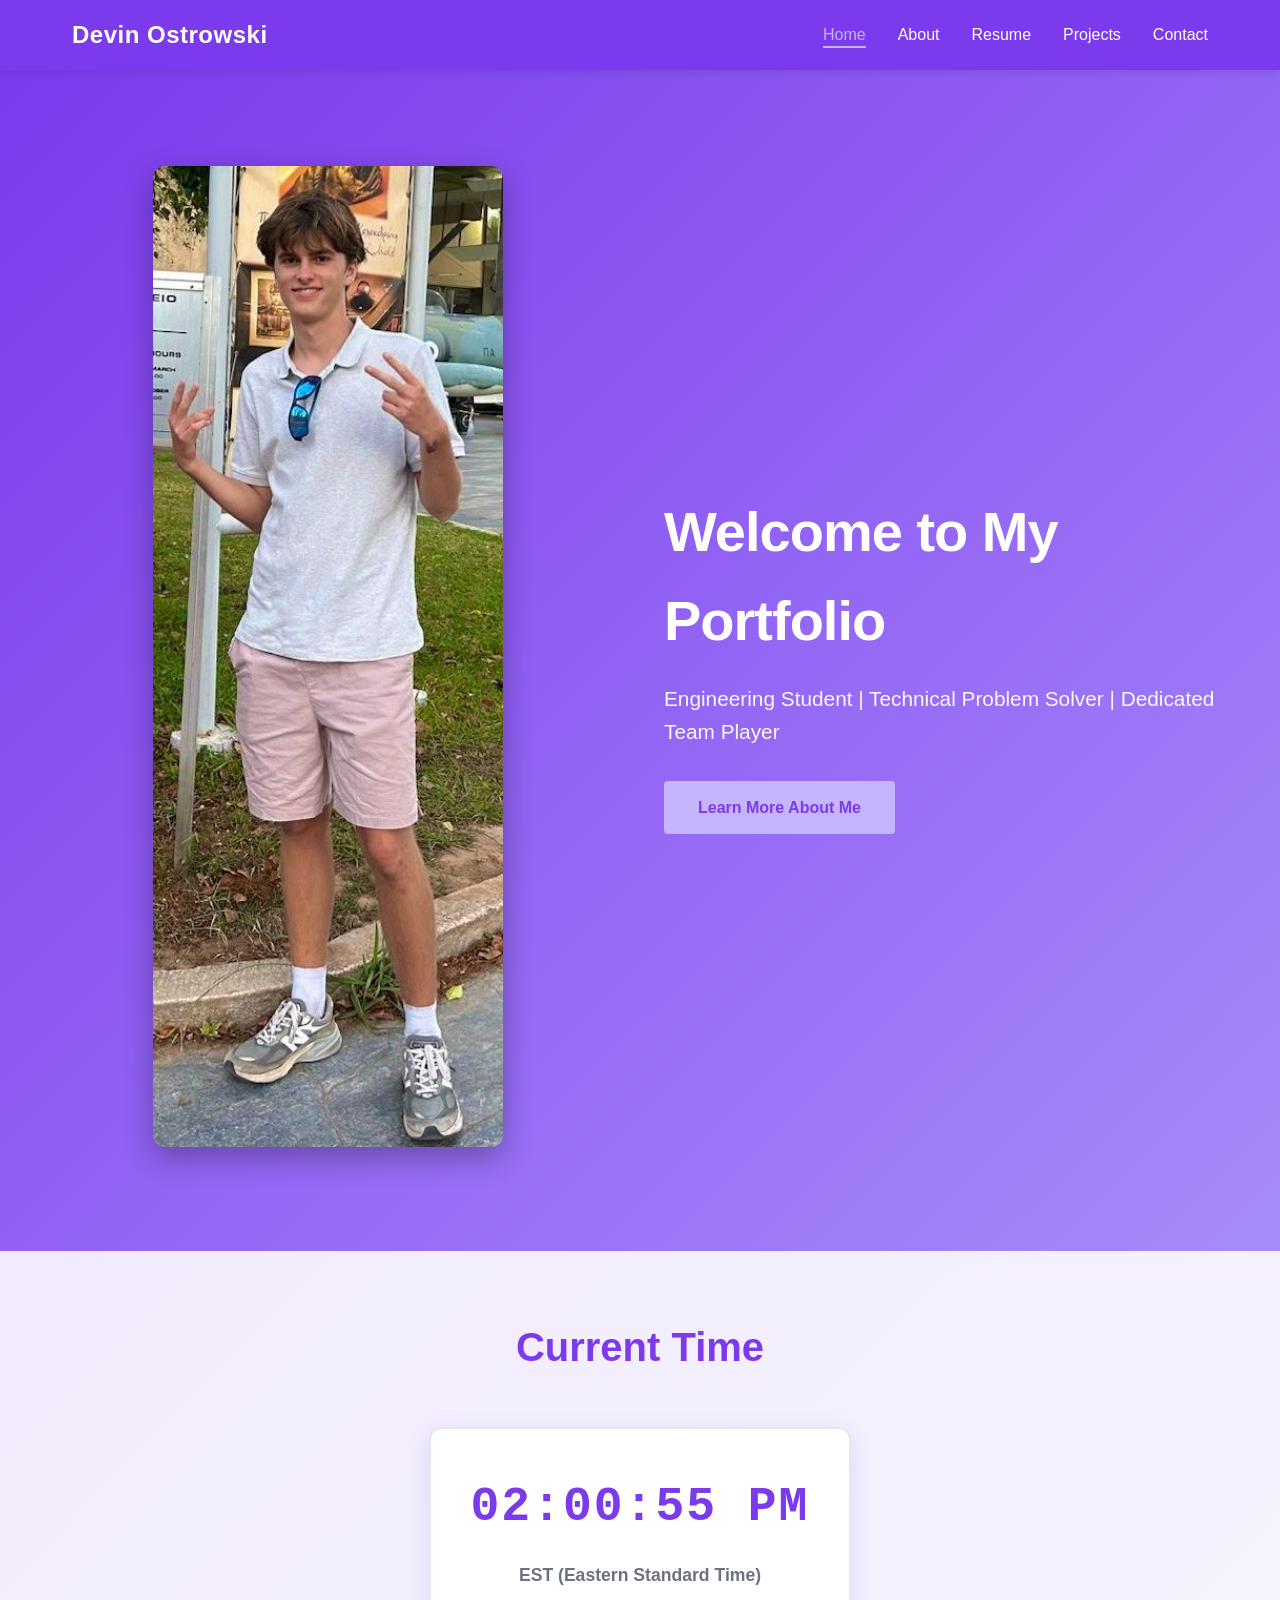
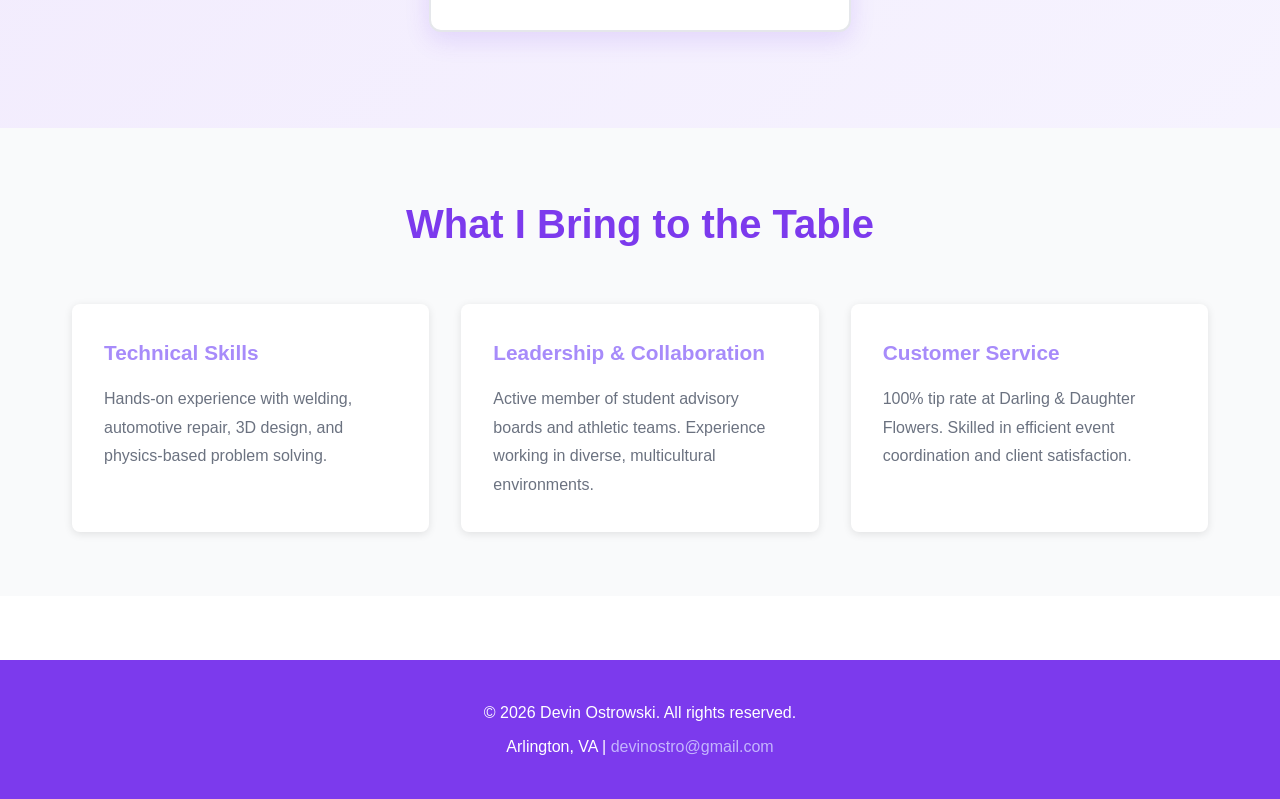
<file: index.html>
<!DOCTYPE html>
<html lang="en">
<head>
    <meta charset="UTF-8">
    <meta name="viewport" content="width=device-width, initial-scale=1.0">
    <title>Devin Ostrowski | Professional Portfolio</title>
    <link rel="stylesheet" href="styles.css">
</head>
<body>
    <nav class="navbar">
        <div class="nav-container">
            <div class="logo">Devin Ostrowski</div>
            <ul class="nav-links">
                <li><a href="index.html" class="active">Home</a></li>
                <li><a href="about.html">About</a></li>
                <li><a href="resume.html">Resume</a></li>
                <li><a href="projects.html">Projects</a></li>
                <li><a href="contact.html">Contact</a></li>
            </ul>
        </div>
    </nav>

    <section class="hero">
        <div class="hero-content">
            <div class="hero-image">
                <img src="images/375baab3-61b1-44ec-a53b-bad79aface63.png" alt="Devin Ostrowski - Professional Photo">
            </div>
            <div class="hero-text">
                <h1>Welcome to My Portfolio</h1>
                <p>Engineering Student | Technical Problem Solver | Dedicated Team Player</p>
                <a href="about.html" class="cta-button">Learn More About Me</a>
            </div>
        </div>
    </section>

    <section class="clock-section">
        <div class="container">
            <h2>Current Time</h2>
            <div class="clock-display">
                <div class="clock-box">
                    <div class="clock-time" id="estTime">00:00:00</div>
                    <div class="clock-label">EST (Eastern Standard Time)</div>
                </div>
            </div>
        </div>
    </section>

    <section class="highlights">
        <div class="container">
            <h2>What I Bring to the Table</h2>
            <div class="highlights-grid">
                <div class="highlight-card">
                    <h3>Technical Skills</h3>
                    <p>Hands-on experience with welding, automotive repair, 3D design, and physics-based problem solving.</p>
                </div>
                <div class="highlight-card">
                    <h3>Leadership & Collaboration</h3>
                    <p>Active member of student advisory boards and athletic teams. Experience working in diverse, multicultural environments.</p>
                </div>
                <div class="highlight-card">
                    <h3>Customer Service</h3>
                    <p>100% tip rate at Darling & Daughter Flowers. Skilled in efficient event coordination and client satisfaction.</p>
                </div>
            </div>
        </div>
    </section>

    <footer>
        <p>&copy; 2026 Devin Ostrowski. All rights reserved.</p>
        <p>Arlington, VA | <a href="mailto:devinostro@gmail.com">devinostro@gmail.com</a></p>
    </footer>

    <script src="clock.js"></script>
</body>
</html>
</file>
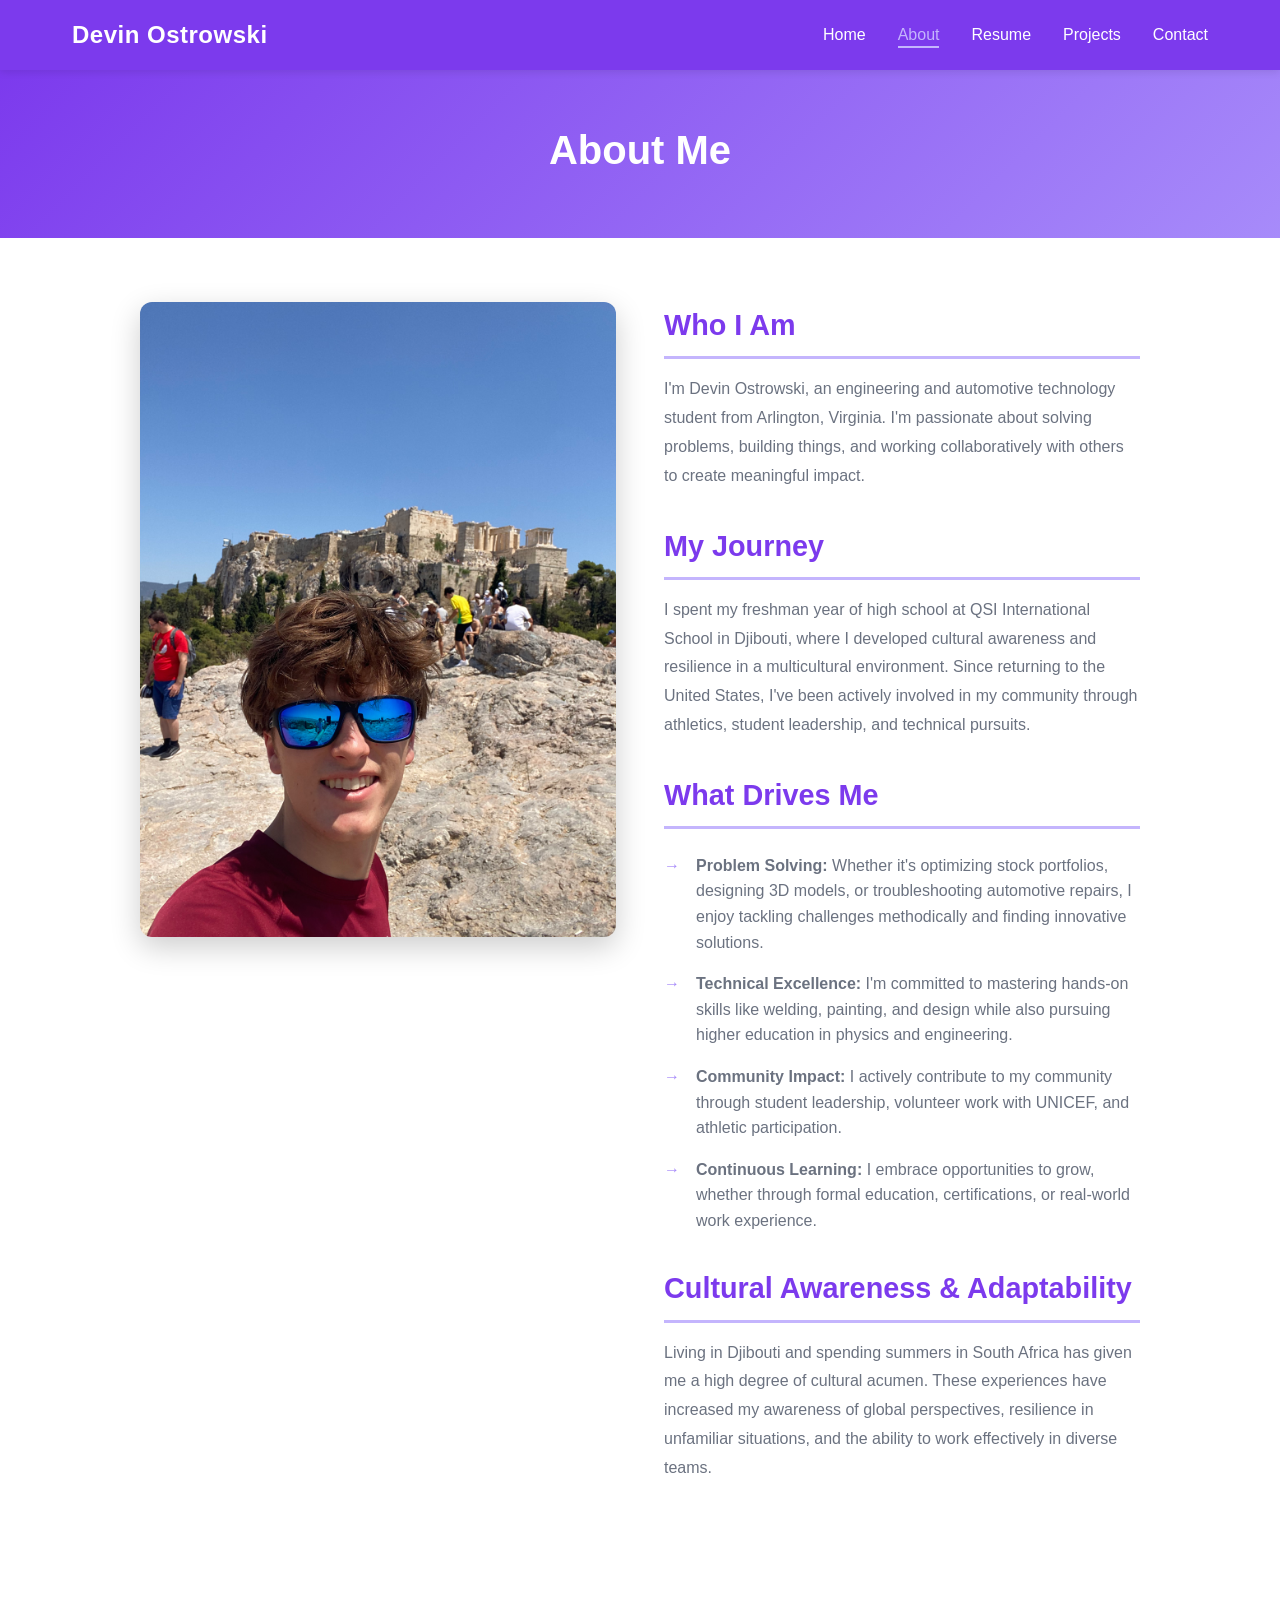
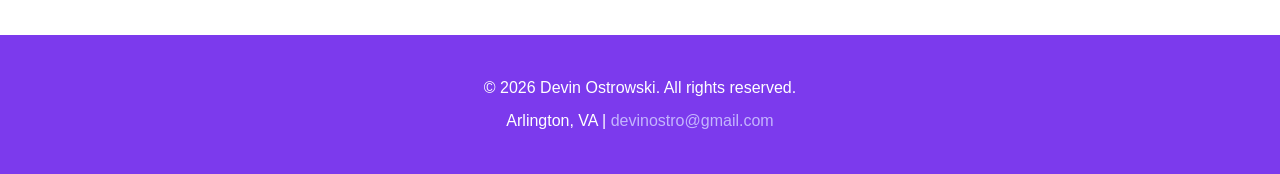
<file: about.html>
<!DOCTYPE html>
<html lang="en">
<head>
    <meta charset="UTF-8">
    <meta name="viewport" content="width=device-width, initial-scale=1.0">
    <title>About Me | Devin Ostrowski</title>
    <link rel="stylesheet" href="styles.css">
</head>
<body>
    <nav class="navbar">
        <div class="nav-container">
            <div class="logo">Devin Ostrowski</div>
            <ul class="nav-links">
                <li><a href="index.html">Home</a></li>
                <li><a href="about.html" class="active">About</a></li>
                <li><a href="resume.html">Resume</a></li>
                <li><a href="projects.html">Projects</a></li>
                <li><a href="contact.html">Contact</a></li>
            </ul>
        </div>
    </nav>

    <section class="page-header">
        <h1>About Me</h1>
    </section>

    <section class="about-section">
        <div class="container">
            <div class="about-content">
                <div class="about-image">
                    <img src="images/IMG_5287.jpg" alt="Devin at the Acropolis">
                </div>
                <div class="about-text">
                    <h2>Who I Am</h2>
                    <p>I'm Devin Ostrowski, an engineering and automotive technology student from Arlington, Virginia. I'm passionate about solving problems, building things, and working collaboratively with others to create meaningful impact.</p>

                    <h2>My Journey</h2>
                    <p>I spent my freshman year of high school at QSI International School in Djibouti, where I developed cultural awareness and resilience in a multicultural environment. Since returning to the United States, I've been actively involved in my community through athletics, student leadership, and technical pursuits.</p>

                    <h2>What Drives Me</h2>
                    <ul class="about-list">
                        <li><strong>Problem Solving:</strong> Whether it's optimizing stock portfolios, designing 3D models, or troubleshooting automotive repairs, I enjoy tackling challenges methodically and finding innovative solutions.</li>
                        <li><strong>Technical Excellence:</strong> I'm committed to mastering hands-on skills like welding, painting, and design while also pursuing higher education in physics and engineering.</li>
                        <li><strong>Community Impact:</strong> I actively contribute to my community through student leadership, volunteer work with UNICEF, and athletic participation.</li>
                        <li><strong>Continuous Learning:</strong> I embrace opportunities to grow, whether through formal education, certifications, or real-world work experience.</li>
                    </ul>

                    <h2>Cultural Awareness & Adaptability</h2>
                    <p>Living in Djibouti and spending summers in South Africa has given me a high degree of cultural acumen. These experiences have increased my awareness of global perspectives, resilience in unfamiliar situations, and the ability to work effectively in diverse teams.</p>
                </div>
            </div>
        </div>
    </section>

    <footer>
        <p>&copy; 2026 Devin Ostrowski. All rights reserved.</p>
        <p>Arlington, VA | <a href="mailto:devinostro@gmail.com">devinostro@gmail.com</a></p>
    </footer>
</body>
</html>
</file>
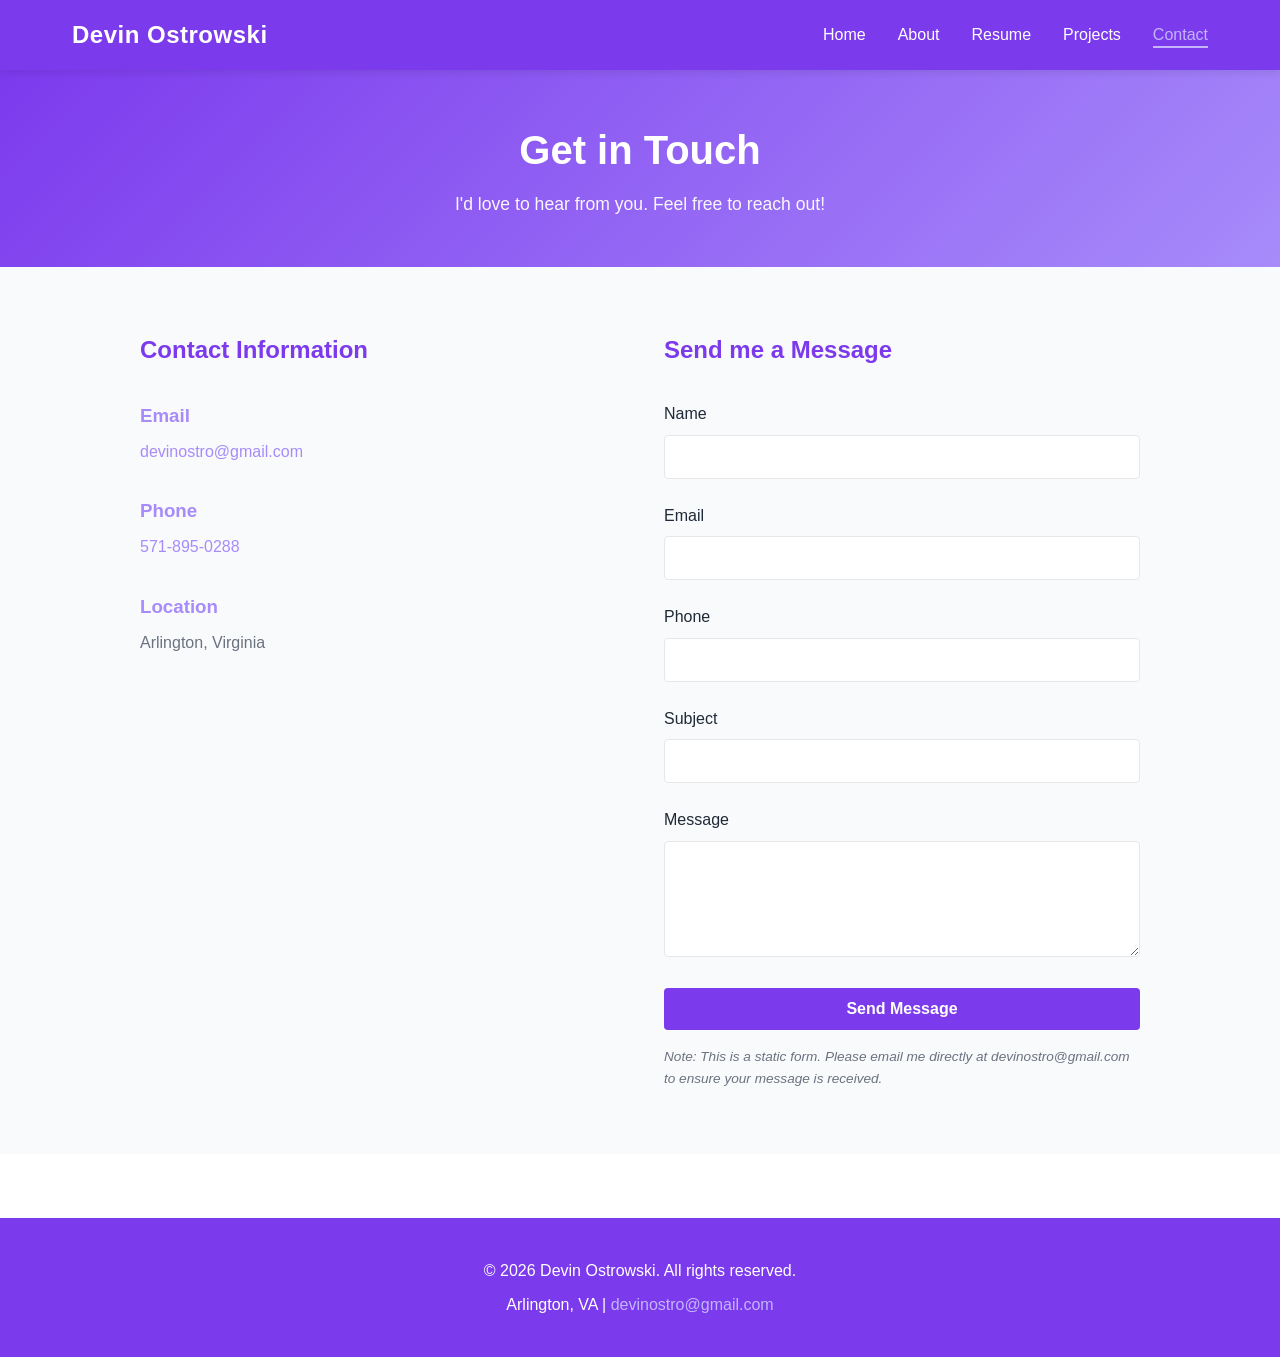
<file: contact.html>
<!DOCTYPE html>
<html lang="en">
<head>
    <meta charset="UTF-8">
    <meta name="viewport" content="width=device-width, initial-scale=1.0">
    <title>Contact | Devin Ostrowski</title>
    <link rel="stylesheet" href="styles.css">
</head>
<body>
    <nav class="navbar">
        <div class="nav-container">
            <div class="logo">Devin Ostrowski</div>
            <ul class="nav-links">
                <li><a href="index.html">Home</a></li>
                <li><a href="about.html">About</a></li>
                <li><a href="resume.html">Resume</a></li>
                <li><a href="projects.html">Projects</a></li>
                <li><a href="contact.html" class="active">Contact</a></li>
            </ul>
        </div>
    </nav>

    <section class="page-header">
        <h1>Get in Touch</h1>
        <p>I'd love to hear from you. Feel free to reach out!</p>
    </section>

    <section class="contact-section">
        <div class="container">
            <div class="contact-content">
                <div class="contact-info">
                    <h2>Contact Information</h2>
                    <div class="info-item">
                        <h3>Email</h3>
                        <p><a href="mailto:devinostro@gmail.com">devinostro@gmail.com</a></p>
                    </div>
                    <div class="info-item">
                        <h3>Phone</h3>
                        <p><a href="tel:">571-895-0288</a></p>
                    </div>
                    <div class="info-item">
                        <h3>Location</h3>
                        <p>Arlington, Virginia</p>
                    </div>
                </div>

                <div class="contact-form">
                    <h2>Send me a Message</h2>
                    <form id="contactForm">
                        <div class="form-group">
                            <label for="name">Name</label>
                            <input type="text" id="name" name="name" required>
                        </div>
                        <div class="form-group">
                            <label for="email">Email</label>
                            <input type="email" id="email" name="email" required>
                        </div>
                        <div class="form-group">
                            <label for="phone">Phone</label>
                            <input type="tel" id="phone" name="phone">
                        </div>
                        <div class="form-group">
                            <label for="subject">Subject</label>
                            <input type="text" id="subject" name="subject" required>
                        </div>
                        <div class="form-group">
                            <label for="message">Message</label>
                            <textarea id="message" name="message" rows="5" required></textarea>
                        </div>
                        <button type="submit" class="submit-button">Send Message</button>
                        <p class="form-note">Note: This is a static form. Please email me directly at devinostro@gmail.com to ensure your message is received.</p>
                    </form>
                </div>
            </div>
        </div>
    </section>

    <footer>
        <p>&copy; 2026 Devin Ostrowski. All rights reserved.</p>
        <p>Arlington, VA | <a href="mailto:devinostro@gmail.com">devinostro@gmail.com</a></p>
    </footer>

    <script>
        document.getElementById('contactForm').addEventListener('submit', function(e) {
            e.preventDefault();
            alert('Thank you for your message! Please email me directly at devinostro@gmail.com to ensure your message is received.');
            this.reset();
        });
    </script>
</body>
</html>
</file>
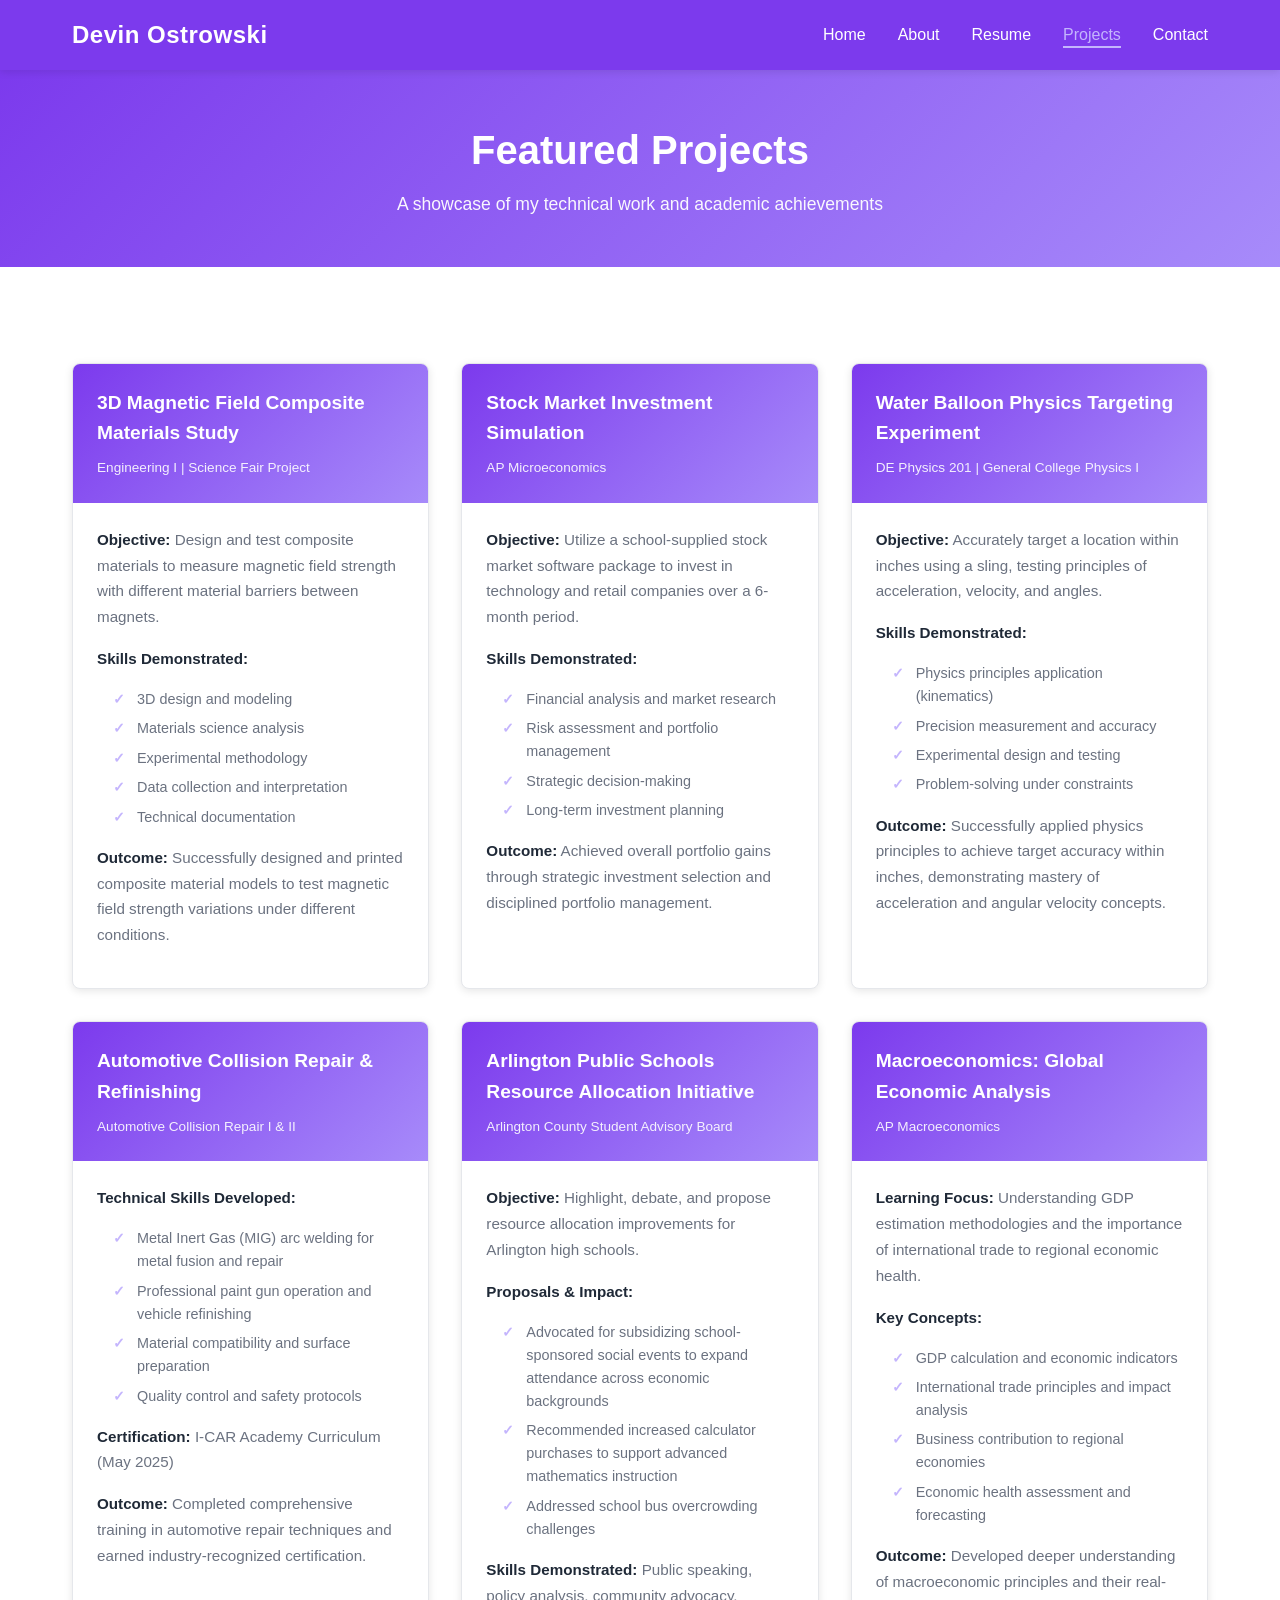
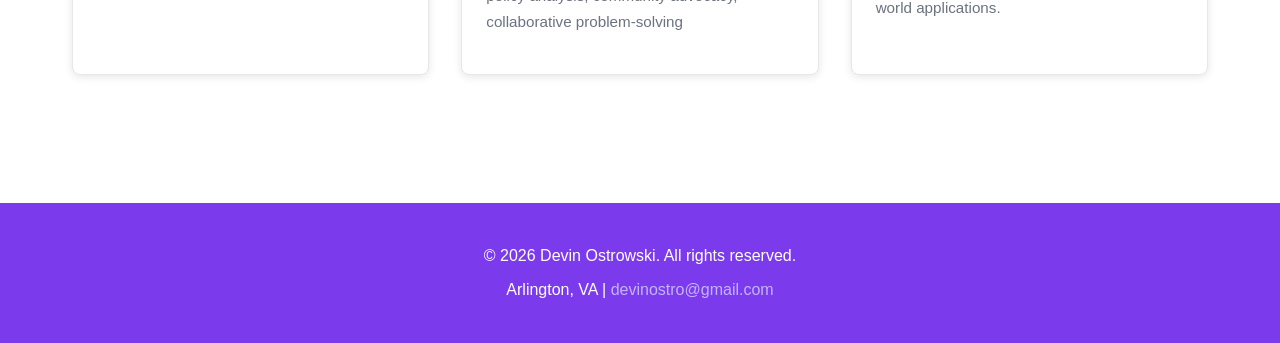
<file: projects.html>
<!DOCTYPE html>
<html lang="en">
<head>
    <meta charset="UTF-8">
    <meta name="viewport" content="width=device-width, initial-scale=1.0">
    <title>Projects | Devin Ostrowski</title>
    <link rel="stylesheet" href="styles.css">
</head>
<body>
    <nav class="navbar">
        <div class="nav-container">
            <div class="logo">Devin Ostrowski</div>
            <ul class="nav-links">
                <li><a href="index.html">Home</a></li>
                <li><a href="about.html">About</a></li>
                <li><a href="resume.html">Resume</a></li>
                <li><a href="projects.html" class="active">Projects</a></li>
                <li><a href="contact.html">Contact</a></li>
            </ul>
        </div>
    </nav>

    <section class="page-header">
        <h1>Featured Projects</h1>
        <p>A showcase of my technical work and academic achievements</p>
    </section>

    <section class="projects-section">
        <div class="container">
            <div class="projects-grid">
                <div class="project-card">
                    <div class="project-header">
                        <h3>3D Magnetic Field Composite Materials Study</h3>
                        <p class="project-course">Engineering I | Science Fair Project</p>
                    </div>
                    <div class="project-body">
                        <p><strong>Objective:</strong> Design and test composite materials to measure magnetic field strength with different material barriers between magnets.</p>
                        <p><strong>Skills Demonstrated:</strong></p>
                        <ul class="project-list">
                            <li>3D design and modeling</li>
                            <li>Materials science analysis</li>
                            <li>Experimental methodology</li>
                            <li>Data collection and interpretation</li>
                            <li>Technical documentation</li>
                        </ul>
                        <p><strong>Outcome:</strong> Successfully designed and printed composite material models to test magnetic field strength variations under different conditions.</p>
                    </div>
                </div>

                <div class="project-card">
                    <div class="project-header">
                        <h3>Stock Market Investment Simulation</h3>
                        <p class="project-course">AP Microeconomics</p>
                    </div>
                    <div class="project-body">
                        <p><strong>Objective:</strong> Utilize a school-supplied stock market software package to invest in technology and retail companies over a 6-month period.</p>
                        <p><strong>Skills Demonstrated:</strong></p>
                        <ul class="project-list">
                            <li>Financial analysis and market research</li>
                            <li>Risk assessment and portfolio management</li>
                            <li>Strategic decision-making</li>
                            <li>Long-term investment planning</li>
                        </ul>
                        <p><strong>Outcome:</strong> Achieved overall portfolio gains through strategic investment selection and disciplined portfolio management.</p>
                    </div>
                </div>

                <div class="project-card">
                    <div class="project-header">
                        <h3>Water Balloon Physics Targeting Experiment</h3>
                        <p class="project-course">DE Physics 201 | General College Physics I</p>
                    </div>
                    <div class="project-body">
                        <p><strong>Objective:</strong> Accurately target a location within inches using a sling, testing principles of acceleration, velocity, and angles.</p>
                        <p><strong>Skills Demonstrated:</strong></p>
                        <ul class="project-list">
                            <li>Physics principles application (kinematics)</li>
                            <li>Precision measurement and accuracy</li>
                            <li>Experimental design and testing</li>
                            <li>Problem-solving under constraints</li>
                        </ul>
                        <p><strong>Outcome:</strong> Successfully applied physics principles to achieve target accuracy within inches, demonstrating mastery of acceleration and angular velocity concepts.</p>
                    </div>
                </div>

                <div class="project-card">
                    <div class="project-header">
                        <h3>Automotive Collision Repair & Refinishing</h3>
                        <p class="project-course">Automotive Collision Repair I & II</p>
                    </div>
                    <div class="project-body">
                        <p><strong>Technical Skills Developed:</strong></p>
                        <ul class="project-list">
                            <li>Metal Inert Gas (MIG) arc welding for metal fusion and repair</li>
                            <li>Professional paint gun operation and vehicle refinishing</li>
                            <li>Material compatibility and surface preparation</li>
                            <li>Quality control and safety protocols</li>
                        </ul>
                        <p><strong>Certification:</strong> I-CAR Academy Curriculum (May 2025)</p>
                        <p><strong>Outcome:</strong> Completed comprehensive training in automotive repair techniques and earned industry-recognized certification.</p>
                    </div>
                </div>

                <div class="project-card">
                    <div class="project-header">
                        <h3>Arlington Public Schools Resource Allocation Initiative</h3>
                        <p class="project-course">Arlington County Student Advisory Board</p>
                    </div>
                    <div class="project-body">
                        <p><strong>Objective:</strong> Highlight, debate, and propose resource allocation improvements for Arlington high schools.</p>
                        <p><strong>Proposals & Impact:</strong></p>
                        <ul class="project-list">
                            <li>Advocated for subsidizing school-sponsored social events to expand attendance across economic backgrounds</li>
                            <li>Recommended increased calculator purchases to support advanced mathematics instruction</li>
                            <li>Addressed school bus overcrowding challenges</li>
                        </ul>
                        <p><strong>Skills Demonstrated:</strong> Public speaking, policy analysis, community advocacy, collaborative problem-solving</p>
                    </div>
                </div>

                <div class="project-card">
                    <div class="project-header">
                        <h3>Macroeconomics: Global Economic Analysis</h3>
                        <p class="project-course">AP Macroeconomics</p>
                    </div>
                    <div class="project-body">
                        <p><strong>Learning Focus:</strong> Understanding GDP estimation methodologies and the importance of international trade to regional economic health.</p>
                        <p><strong>Key Concepts:</strong></p>
                        <ul class="project-list">
                            <li>GDP calculation and economic indicators</li>
                            <li>International trade principles and impact analysis</li>
                            <li>Business contribution to regional economies</li>
                            <li>Economic health assessment and forecasting</li>
                        </ul>
                        <p><strong>Outcome:</strong> Developed deeper understanding of macroeconomic principles and their real-world applications.</p>
                    </div>
                </div>
            </div>
        </div>
    </section>

    <footer>
        <p>&copy; 2026 Devin Ostrowski. All rights reserved.</p>
        <p>Arlington, VA | <a href="mailto:devinostro@gmail.com">devinostro@gmail.com</a></p>
    </footer>
</body>
</html>
</file>
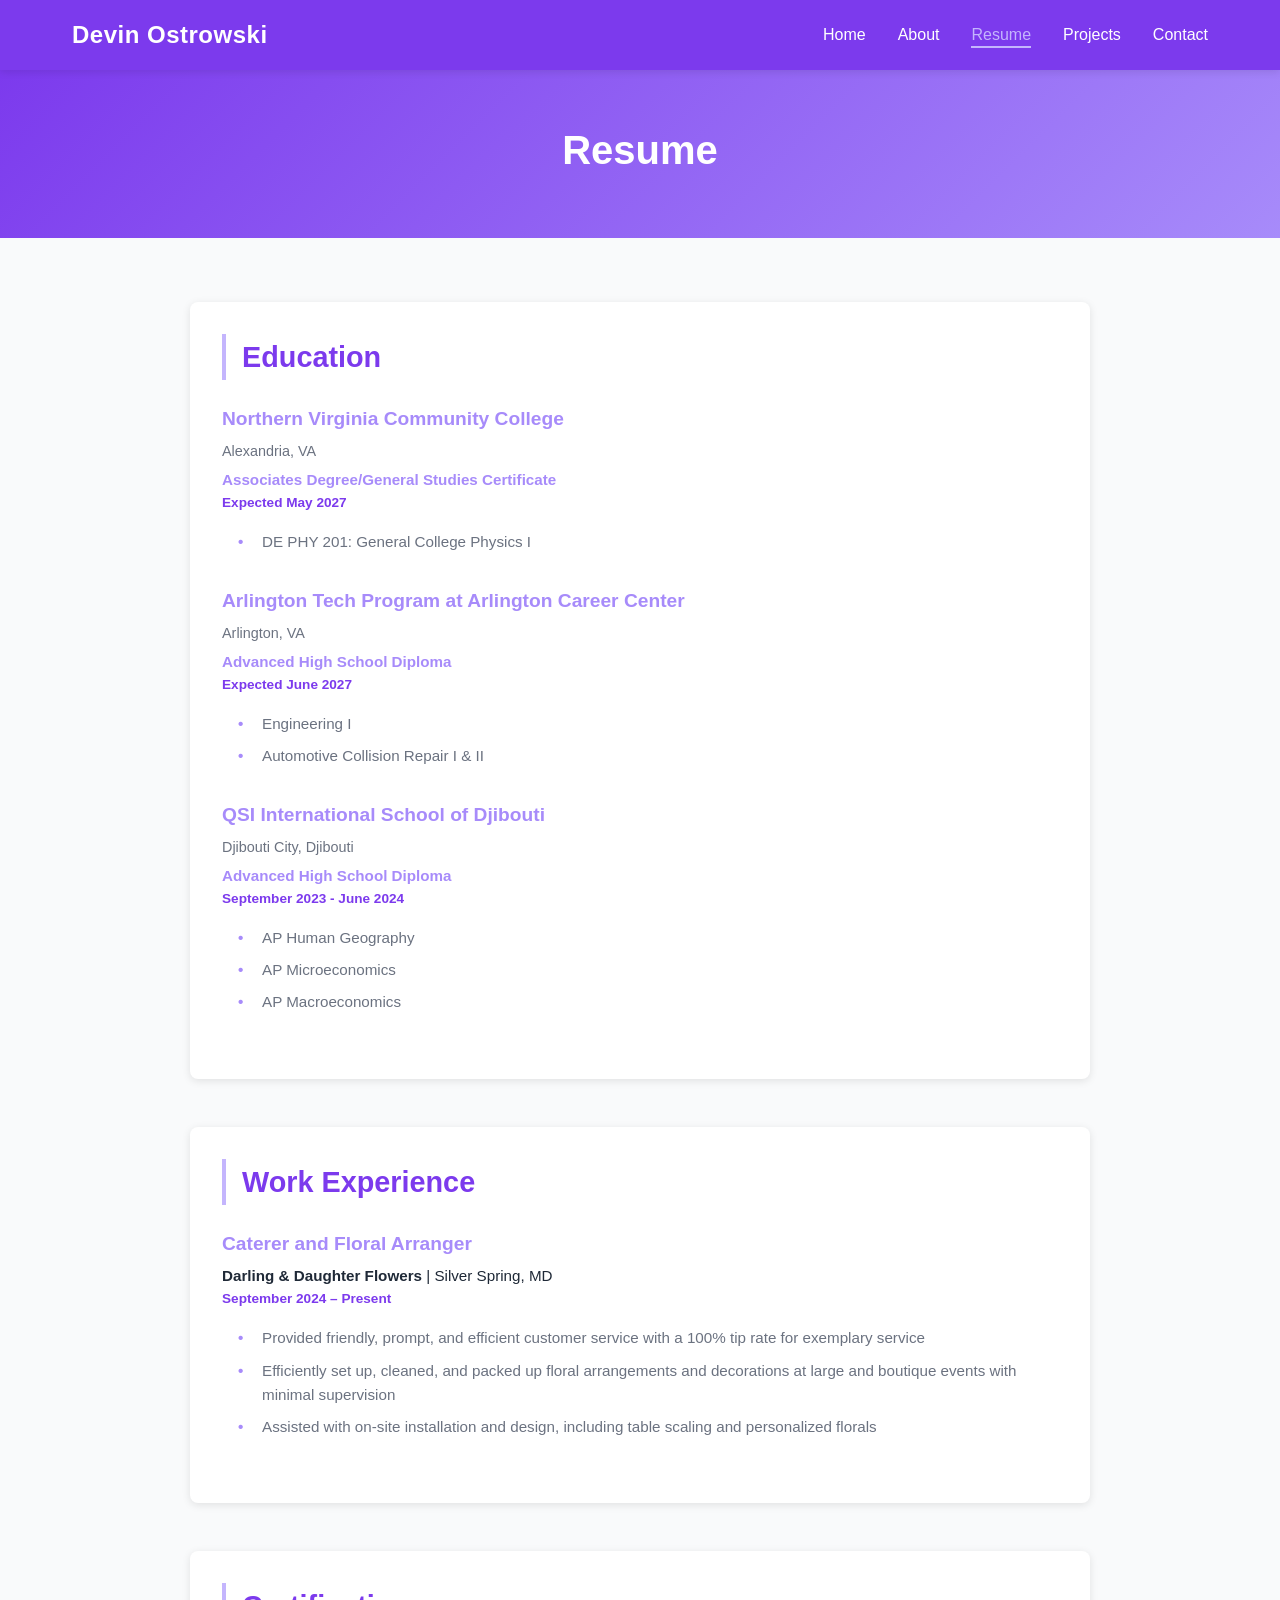
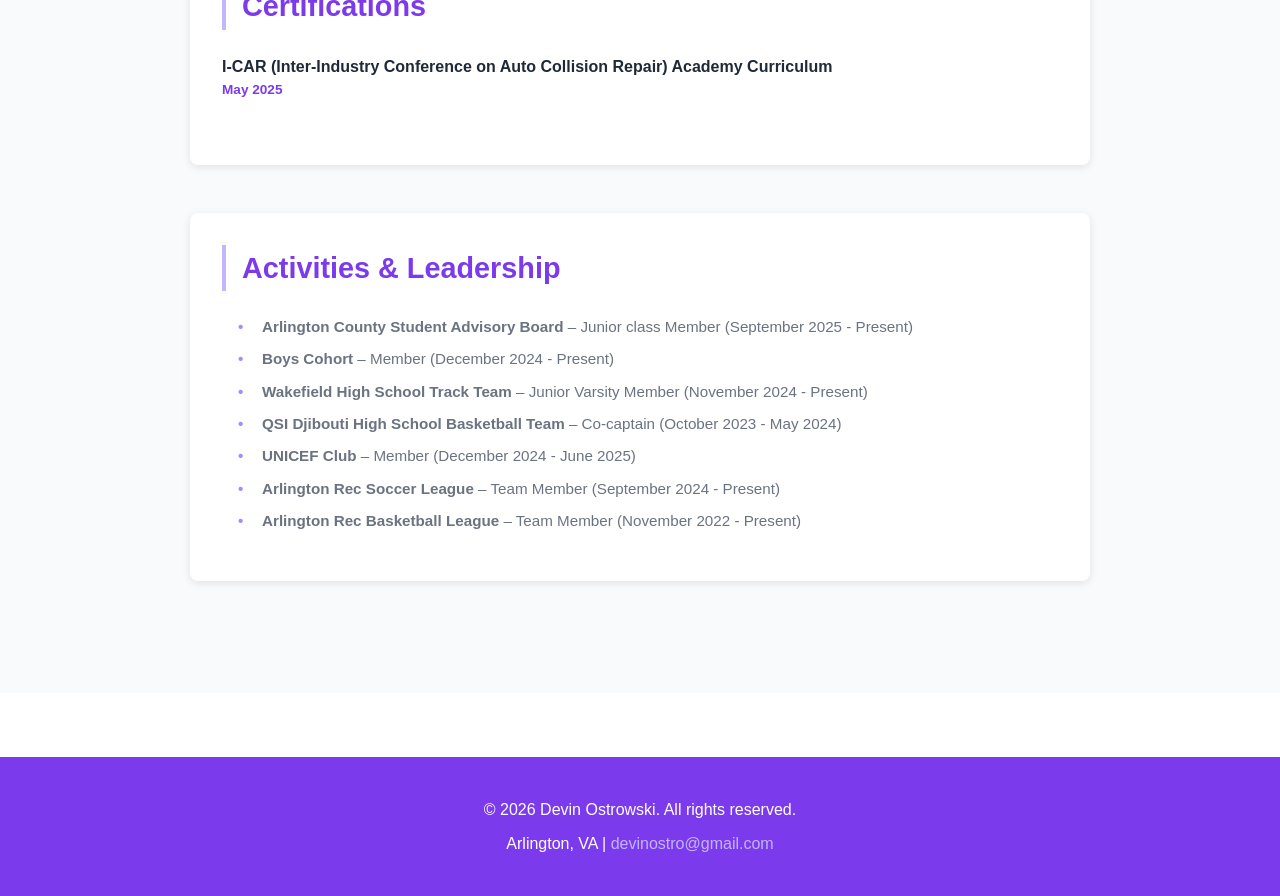
<file: resume.html>
<!DOCTYPE html>
<html lang="en">
<head>
    <meta charset="UTF-8">
    <meta name="viewport" content="width=device-width, initial-scale=1.0">
    <title>Resume | Devin Ostrowski</title>
    <link rel="stylesheet" href="styles.css">
</head>
<body>
    <nav class="navbar">
        <div class="nav-container">
            <div class="logo">Devin Ostrowski</div>
            <ul class="nav-links">
                <li><a href="index.html">Home</a></li>
                <li><a href="about.html">About</a></li>
                <li><a href="resume.html" class="active">Resume</a></li>
                <li><a href="projects.html">Projects</a></li>
                <li><a href="contact.html">Contact</a></li>
            </ul>
        </div>
    </nav>

    <section class="page-header">
        <h1>Resume</h1>
    </section>

    <section class="resume-section">
        <div class="container">
            <div class="resume-content">
                <div class="resume-block">
                    <h2>Education</h2>
                    <div class="resume-entry">
                        <h3>Northern Virginia Community College</h3>
                        <p class="location">Alexandria, VA</p>
                        <p class="degree"><strong>Associates Degree/General Studies Certificate</strong></p>
                        <p class="date">Expected May 2027</p>
                        <ul class="resume-list">
                            <li>DE PHY 201: General College Physics I</li>
                        </ul>
                    </div>

                    <div class="resume-entry">
                        <h3>Arlington Tech Program at Arlington Career Center</h3>
                        <p class="location">Arlington, VA</p>
                        <p class="degree"><strong>Advanced High School Diploma</strong></p>
                        <p class="date">Expected June 2027</p>
                        <ul class="resume-list">
                            <li>Engineering I</li>
                            <li>Automotive Collision Repair I & II</li>
                        </ul>
                    </div>

                    <div class="resume-entry">
                        <h3>QSI International School of Djibouti</h3>
                        <p class="location">Djibouti City, Djibouti</p>
                        <p class="degree"><strong>Advanced High School Diploma</strong></p>
                        <p class="date">September 2023 - June 2024</p>
                        <ul class="resume-list">
                            <li>AP Human Geography</li>
                            <li>AP Microeconomics</li>
                            <li>AP Macroeconomics</li>
                        </ul>
                    </div>
                </div>

                <div class="resume-block">
                    <h2>Work Experience</h2>
                    <div class="resume-entry">
                        <h3>Caterer and Floral Arranger</h3>
                        <p class="company"><strong>Darling & Daughter Flowers</strong> | Silver Spring, MD</p>
                        <p class="date">September 2024 – Present</p>
                        <ul class="resume-list">
                            <li>Provided friendly, prompt, and efficient customer service with a 100% tip rate for exemplary service</li>
                            <li>Efficiently set up, cleaned, and packed up floral arrangements and decorations at large and boutique events with minimal supervision</li>
                            <li>Assisted with on-site installation and design, including table scaling and personalized florals</li>
                        </ul>
                    </div>
                </div>

                <div class="resume-block">
                    <h2>Certifications</h2>
                    <div class="resume-entry">
                        <p><strong>I-CAR (Inter-Industry Conference on Auto Collision Repair) Academy Curriculum</strong></p>
                        <p class="date">May 2025</p>
                    </div>
                </div>

                <div class="resume-block">
                    <h2>Activities & Leadership</h2>
                    <ul class="resume-list">
                        <li><strong>Arlington County Student Advisory Board</strong> – Junior class Member (September 2025 - Present)</li>
                        <li><strong>Boys Cohort</strong> – Member (December 2024 - Present)</li>
                        <li><strong>Wakefield High School Track Team</strong> – Junior Varsity Member (November 2024 - Present)</li>
                        <li><strong>QSI Djibouti High School Basketball Team</strong> – Co-captain (October 2023 - May 2024)</li>
                        <li><strong>UNICEF Club</strong> – Member (December 2024 - June 2025)</li>
                        <li><strong>Arlington Rec Soccer League</strong> – Team Member (September 2024 - Present)</li>
                        <li><strong>Arlington Rec Basketball League</strong> – Team Member (November 2022 - Present)</li>
                    </ul>
                </div>
            </div>
        </div>
    </section>

    <footer>
        <p>&copy; 2026 Devin Ostrowski. All rights reserved.</p>
        <p>Arlington, VA | <a href="mailto:devinostro@gmail.com">devinostro@gmail.com</a></p>
    </footer>
</body>
</html>
</file>
<file: styles.css>
/* ===========================
   ROOT VARIABLES & RESET
   =========================== */
* {
    margin: 0;
    padding: 0;
    box-sizing: border-box;
}

:root {
    --primary-color: #7c3aed;
    --secondary-color: #a78bfa;
    --accent-color: #c4b5fd;
    --text-dark: #1f2937;
    --text-light: #6b7280;
    --bg-light: #f9fafb;
    --bg-white: #ffffff;
    --border-color: #e5e7eb;
    --shadow: 0 2px 8px rgba(0, 0, 0, 0.1);
    --transition: all 0.3s ease;
}

body {
    font-family: 'Segoe UI', Tahoma, Geneva, Verdana, sans-serif;
    line-height: 1.6;
    color: var(--text-dark);
    background-color: var(--bg-white);
}

html {
    scroll-behavior: smooth;
}

/* ===========================
   NAVIGATION BAR
   =========================== */
.navbar {
    background-color: var(--primary-color);
    position: sticky;
    top: 0;
    z-index: 100;
    box-shadow: var(--shadow);
}

.nav-container {
    max-width: 1200px;
    margin: 0 auto;
    padding: 1rem 2rem;
    display: flex;
    justify-content: space-between;
    align-items: center;
}

.logo {
    font-size: 1.5rem;
    font-weight: 700;
    color: var(--bg-white);
    letter-spacing: 0.5px;
}

.nav-links {
    display: flex;
    list-style: none;
    gap: 2rem;
}

.nav-links a {
    color: var(--bg-white);
    text-decoration: none;
    font-weight: 500;
    transition: var(--transition);
    position: relative;
}

.nav-links a:hover,
.nav-links a.active {
    color: var(--accent-color);
}

.nav-links a.active::after {
    content: '';
    position: absolute;
    bottom: -5px;
    left: 0;
    right: 0;
    height: 2px;
    background-color: var(--accent-color);
}

/* ===========================
   HERO SECTION
   =========================== */
.hero {
    background: linear-gradient(135deg, var(--primary-color) 0%, var(--secondary-color) 100%);
    color: var(--bg-white);
    padding: 6rem 2rem;
    text-align: center;
    min-height: 500px;
    display: flex;
    align-items: center;
    justify-content: center;
}

.hero-content {
    display: grid;
    grid-template-columns: 1fr 1fr;
    gap: 3rem;
    align-items: center;
    max-width: 1200px;
    margin: 0 auto;
}

.hero-image {
    text-align: center;
}

.hero-image img {
    max-width: 100%;
    width: 350px;
    height: auto;
    border-radius: 12px;
    box-shadow: 0 10px 30px rgba(0, 0, 0, 0.3);
    object-fit: cover;
}

.hero-text {
    text-align: left;
}

.hero-content h1 {
    font-size: 3.5rem;
    margin-bottom: 1rem;
    font-weight: 700;
    letter-spacing: -1px;
}

.hero-content p {
    font-size: 1.3rem;
    margin-bottom: 2rem;
    opacity: 0.95;
}

.cta-button {
    display: inline-block;
    padding: 0.75rem 2rem;
    background-color: var(--accent-color);
    color: var(--primary-color);
    text-decoration: none;
    border-radius: 4px;
    font-weight: 600;
    transition: var(--transition);
    border: 2px solid var(--accent-color);
}

.cta-button:hover {
    background-color: transparent;
    color: var(--accent-color);
}

/* ===========================
   CONTAINER
   =========================== */
.container {
    max-width: 1200px;
    margin: 0 auto;
    padding: 0 2rem;
}

/* ===========================
   CLOCK SECTION
   =========================== */
.clock-section {
    padding: 4rem 2rem;
    background: linear-gradient(135deg, rgba(124, 58, 237, 0.1) 0%, rgba(167, 139, 250, 0.1) 100%);
}

.clock-section h2 {
    text-align: center;
    font-size: 2.5rem;
    margin-bottom: 3rem;
    color: var(--primary-color);
}

.clock-display {
    display: flex;
    justify-content: center;
    align-items: center;
    gap: 2rem;
    flex-wrap: wrap;
    margin-bottom: 2rem;
}

.clock-box {
    background-color: var(--bg-white);
    padding: 2.5rem;
    border-radius: 12px;
    box-shadow: 0 8px 24px rgba(124, 58, 237, 0.15);
    text-align: center;
    min-width: 280px;
    transition: var(--transition);
    border: 2px solid var(--border-color);
}

.clock-box:hover {
    transform: translateY(-8px);
    box-shadow: 0 15px 40px rgba(124, 58, 237, 0.25);
    border-color: var(--secondary-color);
}

.clock-time {
    font-size: 3rem;
    font-weight: 700;
    color: var(--primary-color);
    font-family: 'Courier New', monospace;
    margin-bottom: 1rem;
    letter-spacing: 2px;
}

.clock-label {
    font-size: 1.1rem;
    color: var(--text-light);
    font-weight: 600;
}

/* ===========================
   HIGHLIGHTS SECTION
   =========================== */
.highlights {
    padding: 4rem 2rem;
    background-color: var(--bg-light);
}

.highlights h2 {
    text-align: center;
    font-size: 2.5rem;
    margin-bottom: 3rem;
    color: var(--primary-color);
}

.highlights-grid {
    display: grid;
    grid-template-columns: repeat(auto-fit, minmax(280px, 1fr));
    gap: 2rem;
}

.highlight-card {
    background-color: var(--bg-white);
    padding: 2rem;
    border-radius: 8px;
    box-shadow: var(--shadow);
    transition: var(--transition);
}

.highlight-card:hover {
    transform: translateY(-5px);
    box-shadow: 0 8px 16px rgba(0, 0, 0, 0.15);
}

.highlight-card h3 {
    color: var(--secondary-color);
    margin-bottom: 1rem;
    font-size: 1.3rem;
}

.highlight-card p {
    color: var(--text-light);
    line-height: 1.8;
}

/* ===========================
   PAGE HEADER
   =========================== */
.page-header {
    background: linear-gradient(135deg, var(--primary-color) 0%, var(--secondary-color) 100%);
    color: var(--bg-white);
    padding: 3rem 2rem;
    text-align: center;
}

.page-header h1 {
    font-size: 2.5rem;
    margin-bottom: 0.5rem;
}

.page-header p {
    font-size: 1.1rem;
    opacity: 0.95;
}

/* ===========================
   ABOUT SECTION
   =========================== */
.about-section {
    padding: 4rem 2rem;
}

.about-content {
    max-width: 1000px;
    margin: 0 auto;
    display: grid;
    grid-template-columns: 1fr 1fr;
    gap: 3rem;
    align-items: start;
}

.about-image {
    text-align: center;
}

.about-image img {
    max-width: 100%;
    width: 100%;
    height: auto;
    border-radius: 12px;
    box-shadow: 0 10px 30px rgba(0, 0, 0, 0.2);
    object-fit: cover;
    transition: var(--transition);
}

.about-image img:hover {
    transform: scale(1.03);
    box-shadow: 0 15px 40px rgba(0, 0, 0, 0.3);
}

.about-text h2 {
    color: var(--primary-color);
    font-size: 1.8rem;
    margin: 2rem 0 1rem 0;
    border-bottom: 3px solid var(--accent-color);
    padding-bottom: 0.5rem;
}

.about-text h2:first-child {
    margin-top: 0;
}

.about-content p {
    margin-bottom: 1.5rem;
    color: var(--text-light);
    line-height: 1.8;
    font-size: 1rem;
}

.about-list {
    list-style: none;
    margin: 1.5rem 0 1.5rem 0;
}

.about-list li {
    margin-bottom: 1rem;
    padding-left: 2rem;
    position: relative;
    color: var(--text-light);
}

.about-list li:before {
    content: '→';
    position: absolute;
    left: 0;
    color: var(--secondary-color);
    font-weight: bold;
}

/* ===========================
   RESUME SECTION
   =========================== */
.resume-section {
    padding: 4rem 2rem;
    background-color: var(--bg-light);
}

.resume-content {
    max-width: 900px;
    margin: 0 auto;
}

.resume-block {
    margin-bottom: 3rem;
    background-color: var(--bg-white);
    padding: 2rem;
    border-radius: 8px;
    box-shadow: var(--shadow);
}

.resume-block h2 {
    color: var(--primary-color);
    font-size: 1.8rem;
    margin-bottom: 1.5rem;
    border-left: 4px solid var(--accent-color);
    padding-left: 1rem;
}

.resume-entry {
    margin-bottom: 2rem;
}

.resume-entry h3 {
    color: var(--secondary-color);
    font-size: 1.2rem;
    margin-bottom: 0.3rem;
}

.resume-entry .company {
    color: var(--text-dark);
    font-size: 0.95rem;
}

.resume-entry .location {
    color: var(--text-light);
    font-size: 0.9rem;
    margin: 0.3rem 0;
}

.resume-entry .degree {
    color: var(--secondary-color);
    font-size: 0.95rem;
}

.resume-entry .date {
    color: var(--primary-color);
    font-size: 0.85rem;
    font-weight: 600;
}

.resume-list {
    list-style: none;
    margin: 1rem 0;
    padding-left: 1rem;
}

.resume-list li {
    margin-bottom: 0.5rem;
    padding-left: 1.5rem;
    position: relative;
    color: var(--text-light);
    font-size: 0.95rem;
}

.resume-list li:before {
    content: '•';
    position: absolute;
    left: 0;
    color: var(--secondary-color);
    font-weight: bold;
}

/* ===========================
   PROJECTS SECTION
   =========================== */
.projects-section {
    padding: 4rem 2rem;
}

.projects-grid {
    display: grid;
    grid-template-columns: repeat(auto-fit, minmax(320px, 1fr));
    gap: 2rem;
    margin-top: 2rem;
}

.project-card {
    background-color: var(--bg-white);
    border: 1px solid var(--border-color);
    border-radius: 8px;
    overflow: hidden;
    box-shadow: var(--shadow);
    transition: var(--transition);
    display: flex;
    flex-direction: column;
}

.project-card:hover {
    transform: translateY(-8px);
    box-shadow: 0 12px 24px rgba(0, 0, 0, 0.15);
    border-color: var(--secondary-color);
}

.project-header {
    background: linear-gradient(135deg, var(--primary-color) 0%, var(--secondary-color) 100%);
    color: var(--bg-white);
    padding: 1.5rem;
}

.project-header h3 {
    margin-bottom: 0.5rem;
    font-size: 1.2rem;
}

.project-course {
    font-size: 0.85rem;
    opacity: 0.9;
}

.project-body {
    padding: 1.5rem;
    flex-grow: 1;
}

.project-body p {
    margin-bottom: 1rem;
    color: var(--text-light);
    font-size: 0.95rem;
    line-height: 1.7;
}

.project-body strong {
    color: var(--text-dark);
}

.project-list {
    list-style: none;
    margin: 0.5rem 0 1rem 0;
    padding-left: 1rem;
}

.project-list li {
    margin-bottom: 0.4rem;
    padding-left: 1.5rem;
    position: relative;
    font-size: 0.9rem;
    color: var(--text-light);
}

.project-list li:before {
    content: '✓';
    position: absolute;
    left: 0;
    color: var(--accent-color);
    font-weight: bold;
}

/* ===========================
   CONTACT SECTION
   =========================== */
.contact-section {
    padding: 4rem 2rem;
    background-color: var(--bg-light);
}

.contact-content {
    max-width: 1000px;
    margin: 0 auto;
    display: grid;
    grid-template-columns: 1fr 1fr;
    gap: 3rem;
}

.contact-info h2,
.contact-form h2 {
    color: var(--primary-color);
    font-size: 1.5rem;
    margin-bottom: 2rem;
}

.info-item {
    margin-bottom: 2rem;
}

.info-item h3 {
    color: var(--secondary-color);
    margin-bottom: 0.5rem;
}

.info-item p {
    color: var(--text-light);
}

.info-item a {
    color: var(--secondary-color);
    text-decoration: none;
    font-weight: 500;
    transition: var(--transition);
}

.info-item a:hover {
    color: var(--primary-color);
    text-decoration: underline;
}

/* ===========================
   FORM STYLES
   =========================== */
.form-group {
    margin-bottom: 1.5rem;
}

.form-group label {
    display: block;
    margin-bottom: 0.5rem;
    color: var(--text-dark);
    font-weight: 500;
}

.form-group input,
.form-group textarea {
    width: 100%;
    padding: 0.75rem;
    border: 1px solid var(--border-color);
    border-radius: 4px;
    font-family: inherit;
    font-size: 1rem;
    color: var(--text-dark);
    transition: var(--transition);
}

.form-group input:focus,
.form-group textarea:focus {
    outline: none;
    border-color: var(--secondary-color);
    box-shadow: 0 0 0 3px rgba(167, 139, 250, 0.1);
}

.submit-button {
    background-color: var(--primary-color);
    color: var(--bg-white);
    border: none;
    padding: 0.75rem 2rem;
    border-radius: 4px;
    font-size: 1rem;
    font-weight: 600;
    cursor: pointer;
    transition: var(--transition);
    width: 100%;
}

.submit-button:hover {
    background-color: var(--secondary-color);
    transform: translateY(-2px);
    box-shadow: 0 4px 12px rgba(0, 0, 0, 0.15);
}

.form-note {
    margin-top: 1rem;
    font-size: 0.85rem;
    color: var(--text-light);
    font-style: italic;
}

/* ===========================
   FOOTER
   =========================== */
footer {
    background-color: var(--primary-color);
    color: var(--bg-white);
    text-align: center;
    padding: 2rem;
    margin-top: 4rem;
}

footer p {
    margin: 0.5rem 0;
}

footer a {
    color: var(--accent-color);
    text-decoration: none;
    transition: var(--transition);
}

footer a:hover {
    text-decoration: underline;
}

/* ===========================
   RESPONSIVE DESIGN
   =========================== */
@media (max-width: 768px) {
    .nav-links {
        gap: 1rem;
        font-size: 0.9rem;
    }

    .hero-content {
        grid-template-columns: 1fr;
        gap: 2rem;
    }

    .hero-text {
        text-align: center;
    }

    .hero-content h1 {
        font-size: 2.5rem;
    }

    .hero-content p {
        font-size: 1rem;
    }

    .hero-image img {
        width: 250px;
    }

    .about-content {
        grid-template-columns: 1fr;
        gap: 2rem;
    }

    .clock-display {
        flex-direction: column;
        gap: 1.5rem;
    }

    .clock-box {
        min-width: 100%;
    }

    .highlights h2 {
        font-size: 2rem;
    }

    .page-header h1 {
        font-size: 2rem;
    }

    .contact-content {
        grid-template-columns: 1fr;
        gap: 2rem;
    }

    .projects-grid {
        grid-template-columns: 1fr;
    }
}

@media (max-width: 480px) {
    .nav-links {
        gap: 0.5rem;
        font-size: 0.8rem;
    }

    .logo {
        font-size: 1.2rem;
    }

    .hero-content h1 {
        font-size: 2rem;
    }

    .hero {
        padding: 3rem 1rem;
        min-height: 300px;
    }

    .hero-image img {
        width: 200px;
    }

    .clock-section h2 {
        font-size: 1.8rem;
    }

    .clock-time {
        font-size: 2rem;
    }

    .clock-label {
        font-size: 0.95rem;
    }

    .highlights h2 {
        font-size: 1.5rem;
    }

    .about-content h2,
    .contact-info h2,
    .contact-form h2 {
        font-size: 1.3rem;
    }

    .resume-block h2 {
        font-size: 1.3rem;
    }

    .about-image img {
        border-radius: 8px;
    }
}
</file>
